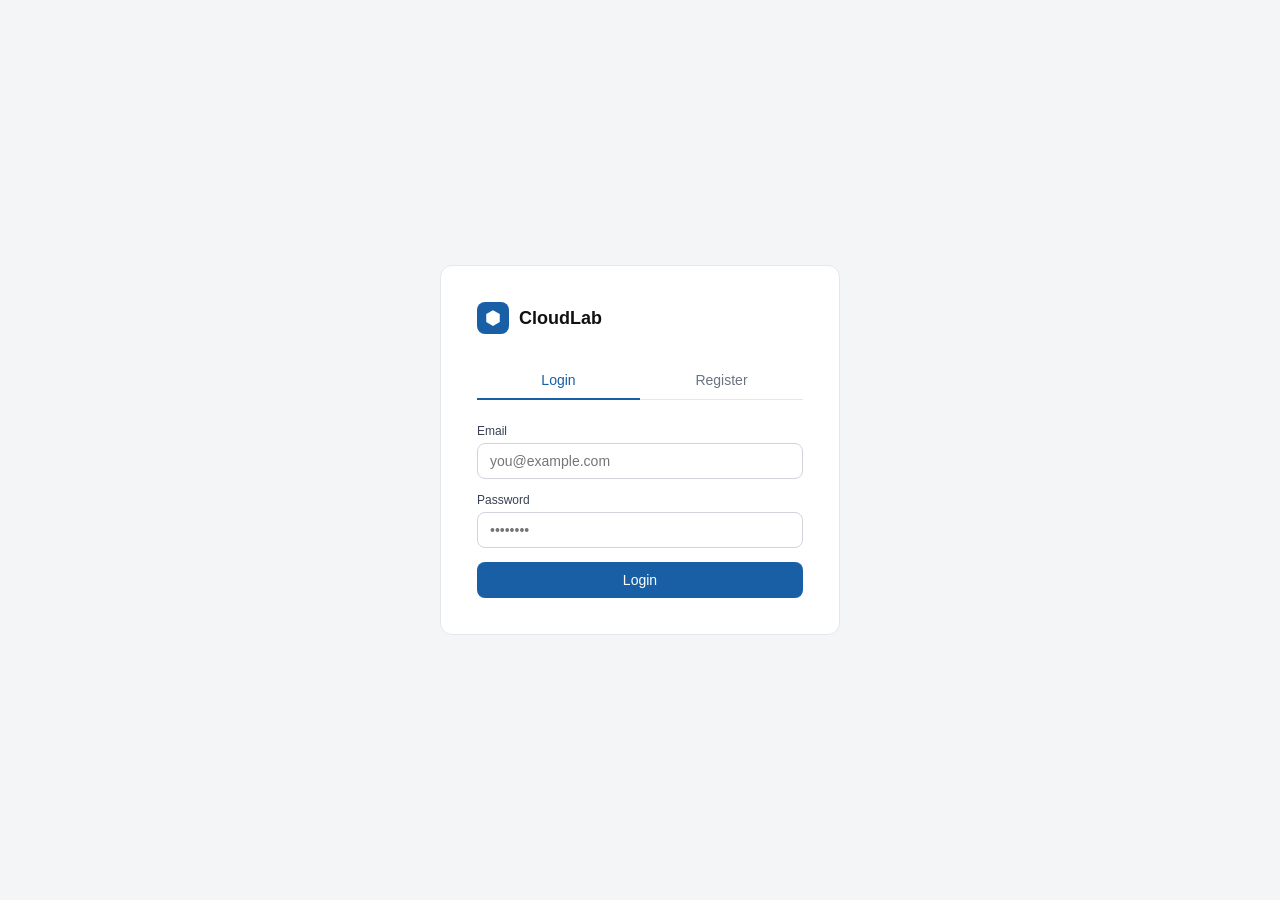
<file: index.html>
<!DOCTYPE html>
<html lang="en">
<head>
  <meta charset="UTF-8">
  <meta name="viewport" content="width=device-width, initial-scale=1.0">
  <title>CloudLab — Login</title>
  <style>
    * { box-sizing: border-box; margin: 0; padding: 0; }

    body {
      font-family: -apple-system, BlinkMacSystemFont, 'Segoe UI', sans-serif;
      background: #f4f5f7;
      min-height: 100vh;
      display: flex;
      align-items: center;
      justify-content: center;
    }

    .card {
      background: white;
      border-radius: 12px;
      border: 1px solid #e5e7eb;
      padding: 36px;
      width: 100%;
      max-width: 400px;
    }

    .logo {
      display: flex;
      align-items: center;
      gap: 10px;
      margin-bottom: 28px;
    }

    .logo-icon {
      width: 32px; height: 32px;
      background: #185FA5;
      border-radius: 8px;
      display: flex; align-items: center; justify-content: center;
    }

    .logo-icon svg { width: 18px; height: 18px; fill: white; }
    .logo-text { font-size: 18px; font-weight: 600; color: #111; }

    .tabs {
      display: flex;
      border-bottom: 1px solid #e5e7eb;
      margin-bottom: 24px;
    }

    .tab {
      flex: 1; text-align: center;
      padding: 10px;
      font-size: 14px;
      cursor: pointer;
      color: #6b7280;
      border-bottom: 2px solid transparent;
      margin-bottom: -1px;
    }

    .tab.active {
      color: #185FA5;
      border-bottom-color: #185FA5;
      font-weight: 500;
    }

    .form { display: none; }
    .form.active { display: block; }

    label {
      display: block;
      font-size: 12px;
      font-weight: 500;
      color: #374151;
      margin-bottom: 5px;
    }

    input {
      width: 100%;
      padding: 9px 12px;
      font-size: 14px;
      border: 1px solid #d1d5db;
      border-radius: 8px;
      margin-bottom: 14px;
      outline: none;
      transition: border 0.15s;
    }

    input:focus { border-color: #185FA5; }

    .btn {
      width: 100%;
      padding: 10px;
      background: #185FA5;
      color: white;
      border: none;
      border-radius: 8px;
      font-size: 14px;
      font-weight: 500;
      cursor: pointer;
      transition: background 0.15s;
    }

    .btn:hover { background: #0C447C; }

    .msg {
      margin-top: 12px;
      font-size: 13px;
      text-align: center;
      padding: 8px;
      border-radius: 6px;
      display: none;
    }

    .msg.success { background: #EAF3DE; color: #27500A; display: block; }
    .msg.error   { background: #FCEBEB; color: #A32D2D; display: block; }
  </style>
</head>
<body>

<div class="card">

  <div class="logo">
    <div class="logo-icon">
      <svg viewBox="0 0 16 16">
        <path d="M8 1L14 4.5v7L8 15 2 11.5v-7z"/>
      </svg>
    </div>
    <span class="logo-text">CloudLab</span>
  </div>

  <div class="tabs">
    <div class="tab active" onclick="switchTab('login')">Login</div>
    <div class="tab" onclick="switchTab('register')">Register</div>
  </div>

  <!-- Login Form -->
  <div class="form active" id="login-form">
    <label>Email</label>
    <input type="email" id="login-email" placeholder="you@example.com">
    <label>Password</label>
    <input type="password" id="login-pass" placeholder="••••••••">
    <button class="btn" onclick="login()">Login</button>
    <div class="msg" id="login-msg"></div>
  </div>

  <!-- Register Form -->
  <div class="form" id="register-form">
    <label>Name</label>
    <input type="text" id="reg-name" placeholder="Your name">
    <label>Email</label>
    <input type="email" id="reg-email" placeholder="you@example.com">
    <label>Password</label>
    <input type="password" id="reg-pass" placeholder="••••••••">
    <button class="btn" onclick="register()">Create account</button>
    <div class="msg" id="reg-msg"></div>
  </div>

</div>

<script>
  const API = 'api/auth.php';

  function switchTab(tab) {
    document.querySelectorAll('.tab').forEach(t => t.classList.remove('active'));
    document.querySelectorAll('.form').forEach(f => f.classList.remove('active'));
    document.getElementById(tab + '-form').classList.add('active');
    event.target.classList.add('active');
  }

  function showMsg(id, text, type) {
    const el = document.getElementById(id);
    el.textContent = text;
    el.className = 'msg ' + type;
  }

  async function login() {
    const email = document.getElementById('login-email').value;
    const pass  = document.getElementById('login-pass').value;
    const res   = await fetch(API, {
      method: 'POST',
      headers: { 'Content-Type': 'application/json' },
      body: JSON.stringify({ action: 'login', email, password: pass })
    });
    const data = await res.json();
    if (data.success) {
      localStorage.setItem('user_name', data.name);
      await fetch('api/log.php', {
  method: 'POST',
  headers: { 'Content-Type': 'application/json' },
  body: JSON.stringify({ action: 'Logged in', details: data.name })
});
      window.location.href = 'dashboard.html';
    } else {
      showMsg('login-msg', data.error, 'error');
    }
  }

  async function register() {
    const name  = document.getElementById('reg-name').value;
    const email = document.getElementById('reg-email').value;
    const pass  = document.getElementById('reg-pass').value;
    const res   = await fetch(API, {
      method: 'POST',
      headers: { 'Content-Type': 'application/json' },
      body: JSON.stringify({ action: 'register', name, email, password: pass })
    });
    const data = await res.json();
    if (data.success) {
      showMsg('reg-msg', 'Account created! Please login.', 'success');
    } else {
      showMsg('reg-msg', data.error, 'error');
    }
  }
</script>

</body>
</html>
</file>
